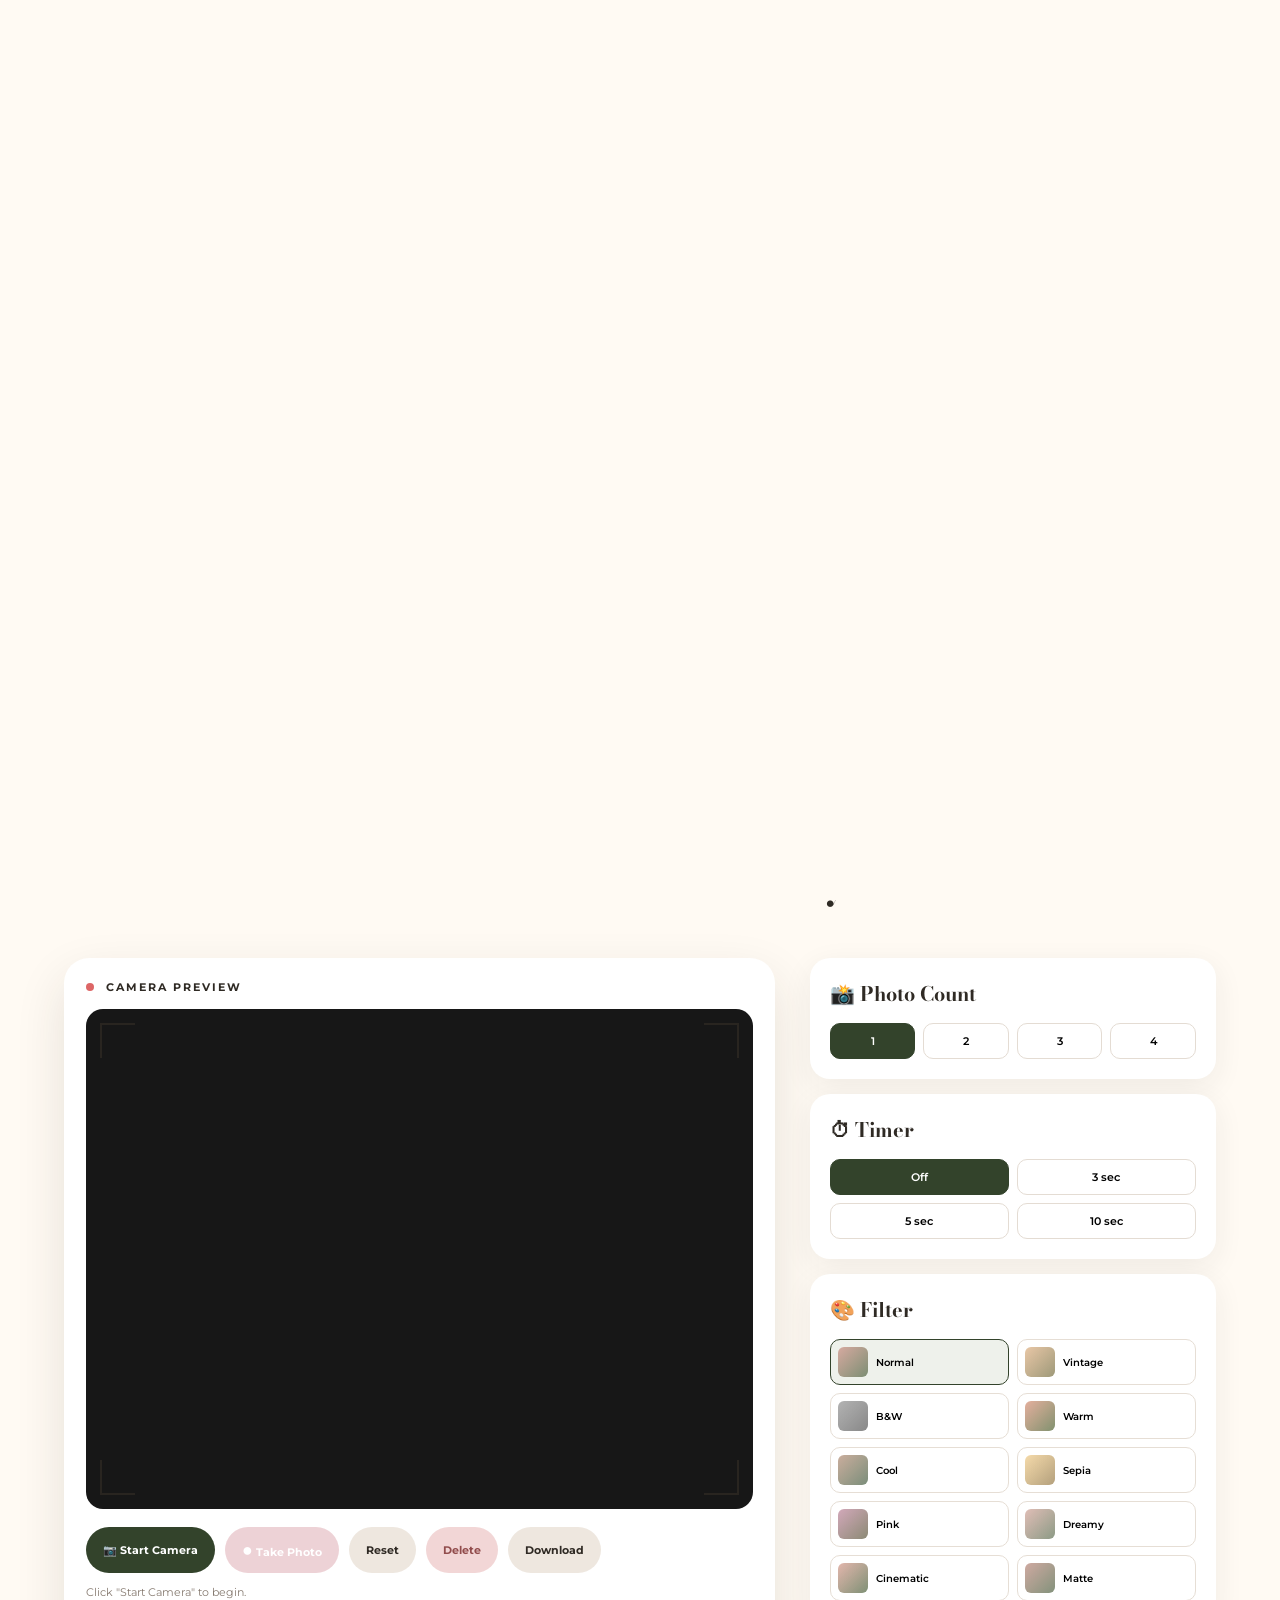
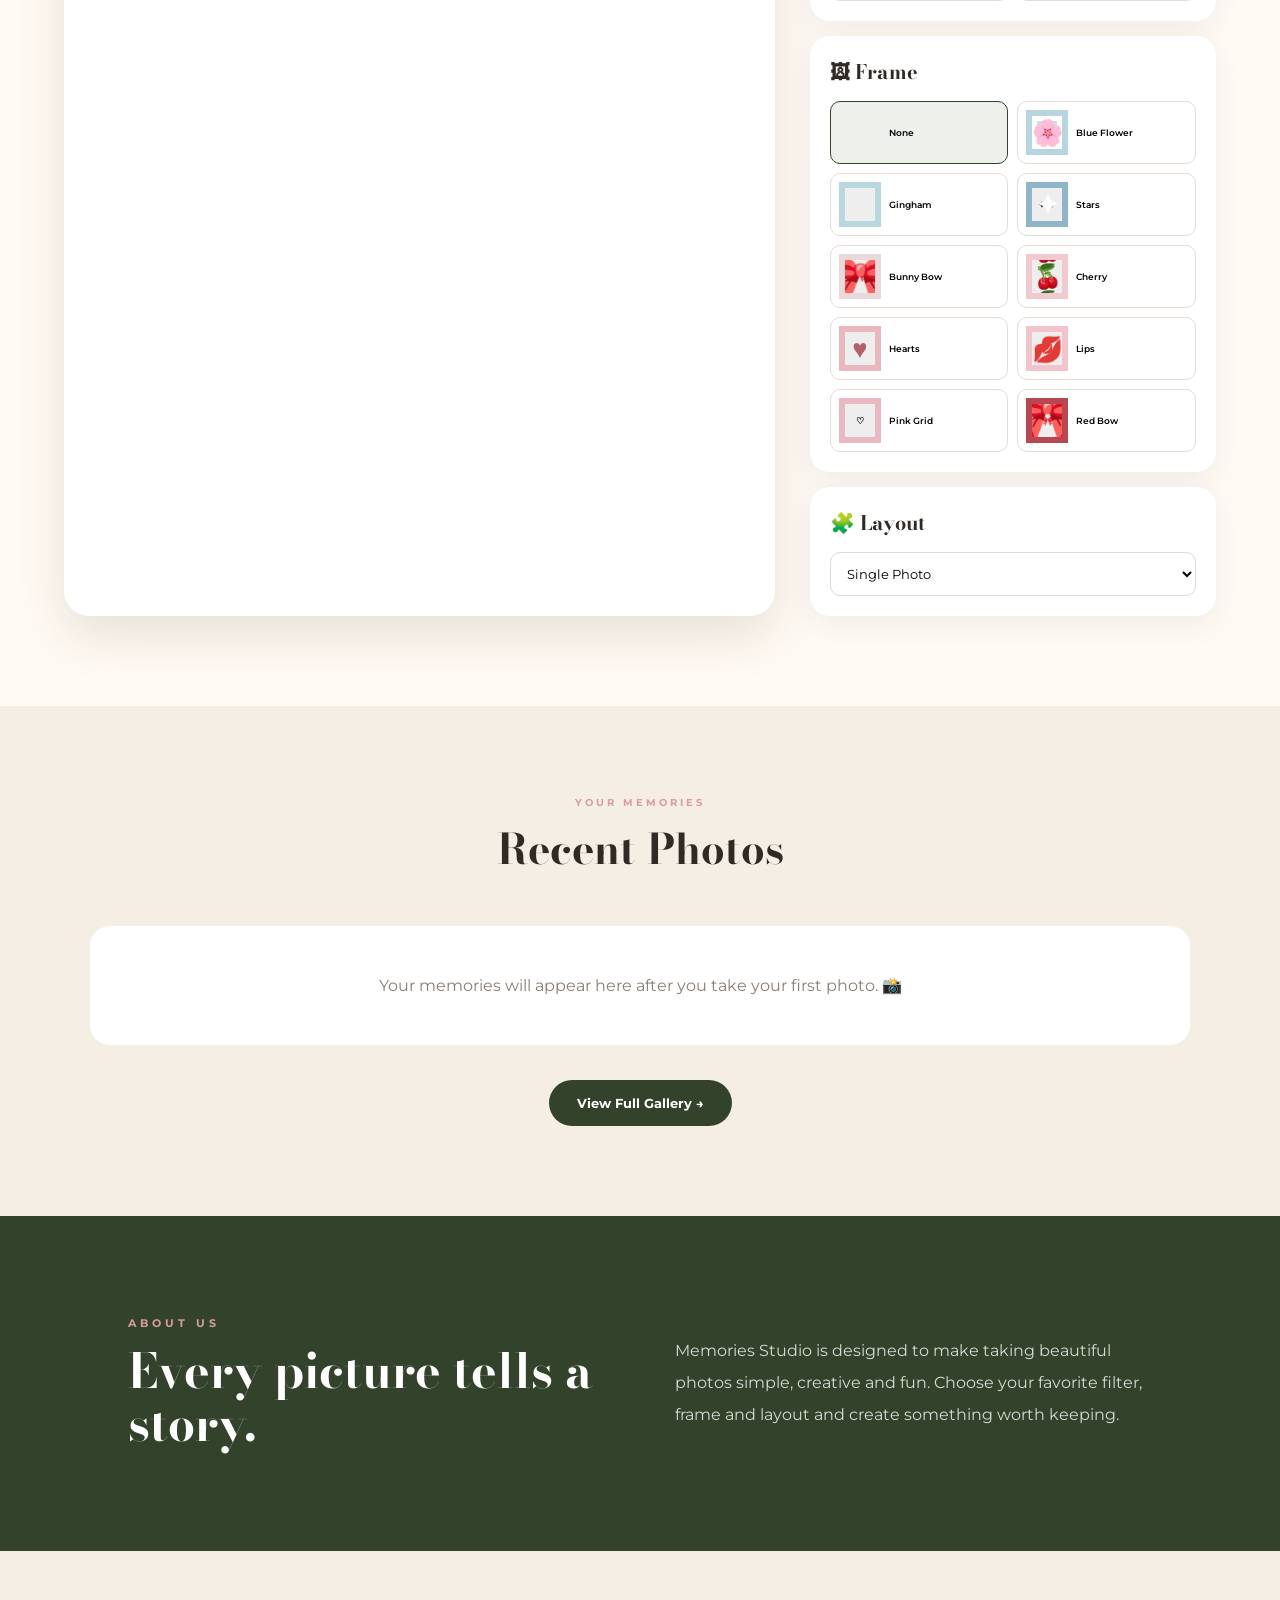
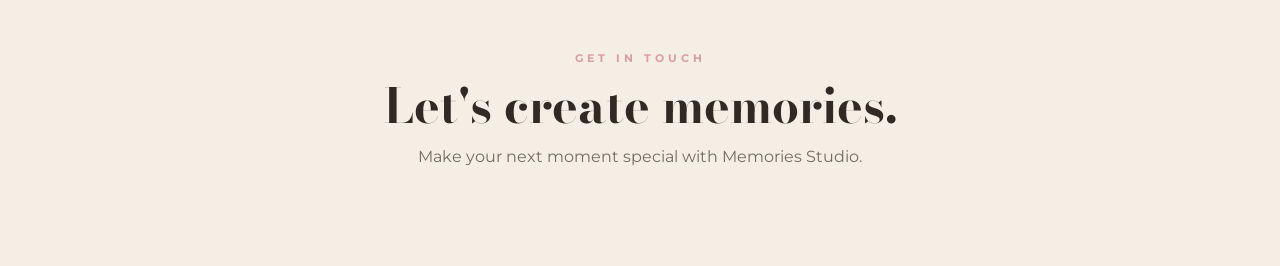
<file: index.html>
<!DOCTYPE html>
<html lang="en">
<head>
    <meta charset="UTF-8">
    <meta name="viewport" content="width=device-width, initial-scale=1.0">
    <title>Memories Studio | Photobooth</title>

    <link rel="preconnect" href="https://fonts.googleapis.com">
    <link rel="preconnect" href="https://fonts.gstatic.com" crossorigin>
    <link href="https://fonts.googleapis.com/css2?family=Bodoni+Moda:wght@500;600;700&family=Montserrat:wght@400;500;600;700&display=swap" rel="stylesheet">

    <link rel="stylesheet" href="design.css">
</head>

<body>

<!-- PRELOADER VIDEO -->
<div class="preloader" id="preloader">
    <div class="preloader-content">
        <video id="preloaderVideo" autoplay muted playsinline>
            <source src="image/preloader.mp4" type="video/mp4">
            Your browser does not support the video tag.
        </video>
    </div>
</div>

<header class="site-header">
    <div class="brand">
        <img src="image/logo.png" alt="Memories Studio Logo">
        <div>
            <h1>Memories Studio</h1>
            <span>Capture • Create • Remember</span>
        </div>
    </div>

    <nav>
        <a href="#home">Home</a>
        <a href="#photobooth">Photobooth</a>
        <a href="gallery.html">Gallery</a>
        <a href="#about">About</a>
        <a href="#contact">Contact</a>
    </nav>
</header>


<main>

<section id="home" class="hero">
    <div class="hero-content">
        <p class="small-title">WELCOME TO</p>
        <h2>Memories<br><em>Studio</em></h2>

        <p>
            Turn simple moments into beautiful memories.
            Take your photo, choose a frame, add your style
            and save it forever.
        </p>

        <a href="#photobooth" class="hero-button">
            Start Creating ✨
        </a>
    </div>

    <div class="hero-decoration">
        <div class="floating-card card-one">♡</div>
        <div class="floating-card card-two">✦</div>
        <div class="floating-card card-three">📸</div>
    </div>
</section>


<section id="photobooth" class="studio-section">

    <div class="section-heading">
        <p>YOUR PERSONAL PHOTO BOOTH</p>
        <h2>Create Your Memory</h2>
    </div>


    <div class="studio-layout">

        <!-- CAMERA -->
        <div class="camera-panel">

            <div class="camera-title">
                <span class="live-dot"></span>
                CAMERA PREVIEW
            </div>

            <div class="camera-box" id="cameraBox">

                <video id="camera" autoplay playsinline></video>

                <canvas id="canvas"></canvas>

                <div id="countdown" class="countdown"></div>

                <!-- FRAME PREVIEW -->
                <div id="framePreview" class="frame-preview none-frame"></div>

                <!-- decorative corners -->
                <div class="corner top-left"></div>
                <div class="corner top-right"></div>
                <div class="corner bottom-left"></div>
                <div class="corner bottom-right"></div>
            </div>


            <div class="camera-buttons">
                <button id="startCamera" class="primary-button">
                    📷 Start Camera
                </button>

                <button id="takePhoto" class="capture-button" disabled>
                    <span>●</span> Take Photo
                </button>

                <button id="resetPhoto" class="secondary-button">
                    Reset
                </button>

                <button id="deletePhoto" class="danger-button">
                    Delete
                </button>

                <button id="downloadPhoto" class="secondary-button">
                    Download
                </button>
            </div>

            <p id="cameraMessage" class="camera-message">
                Click "Start Camera" to begin.
            </p>
        </div>


        <!-- CONTROLS -->
        <aside class="control-panel">

            <div class="control-card">

                <h3>📸 Photo Count</h3>

                <div class="option-grid four">
                    <button class="option active" data-count="1">1</button>
                    <button class="option" data-count="2">2</button>
                    <button class="option" data-count="3">3</button>
                    <button class="option" data-count="4">4</button>
                </div>

            </div>


            <div class="control-card">

                <h3>⏱ Timer</h3>

                <div class="option-grid">
                    <button class="option active" data-timer="0">Off</button>
                    <button class="option" data-timer="3">3 sec</button>
                    <button class="option" data-timer="5">5 sec</button>
                    <button class="option" data-timer="10">10 sec</button>
                </div>

            </div>


            <div class="control-card">

                <h3>🎨 Filter</h3>

                <div class="filter-list">

                    <button class="filter-button active" data-filter="normal">
                        <span class="filter-preview normal"></span>
                        Normal
                    </button>

                    <button class="filter-button" data-filter="vintage">
                        <span class="filter-preview vintage"></span>
                        Vintage
                    </button>

                    <button class="filter-button" data-filter="bw">
                        <span class="filter-preview bw"></span>
                        B&W
                    </button>

                    <button class="filter-button" data-filter="warm">
                        <span class="filter-preview warm"></span>
                        Warm
                    </button>

                    <button class="filter-button" data-filter="cool">
                        <span class="filter-preview cool"></span>
                        Cool
                    </button>

                    <button class="filter-button" data-filter="sepia">
                        <span class="filter-preview sepia"></span>
                        Sepia
                    </button>

                    <button class="filter-button" data-filter="pink">
                        <span class="filter-preview pink"></span>
                        Pink
                    </button>

                    <button class="filter-button" data-filter="dreamy">
                        <span class="filter-preview dreamy"></span>
                        Dreamy
                    </button>

                    <button class="filter-button" data-filter="cinematic">
                        <span class="filter-preview cinematic"></span>
                        Cinematic
                    </button>

                    <button class="filter-button" data-filter="matte">
                        <span class="filter-preview matte"></span>
                        Matte
                    </button>

                </div>

            </div>


            <div class="control-card">

                <h3>🖼 Frame</h3>

                <div class="frame-grid">

                    <button class="frame-button active" data-frame="none">
                        <span class="mini-frame none-frame"></span>
                        None
                    </button>

                    <button class="frame-button" data-frame="flower">
                        <span class="mini-frame flower-frame">
                            🌸
                        </span>
                        Blue Flower
                    </button>

                    <button class="frame-button" data-frame="gingham">
                        <span class="mini-frame gingham-frame"></span>
                        Gingham
                    </button>

                    <button class="frame-button" data-frame="stars">
                        <span class="mini-frame stars-frame">✦ ✧</span>
                        Stars
                    </button>

                    <button class="frame-button" data-frame="bunny">
                        <span class="mini-frame bunny-frame">🎀</span>
                        Bunny Bow
                    </button>

                    <button class="frame-button" data-frame="cherry">
                        <span class="mini-frame cherry-frame">🍒</span>
                        Cherry
                    </button>

                    <button class="frame-button" data-frame="heart">
                        <span class="mini-frame heart-frame">♥</span>
                        Hearts
                    </button>

                    <button class="frame-button" data-frame="lips">
                        <span class="mini-frame lips-frame">💋</span>
                        Lips
                    </button>

                    <button class="frame-button" data-frame="pink">
                        <span class="mini-frame pink-frame">♡</span>
                        Pink Grid
                    </button>

                    <button class="frame-button" data-frame="redbow">
                        <span class="mini-frame redbow-frame">🎀</span>
                        Red Bow
                    </button>

                </div>

            </div>


            <div class="control-card">

                <h3>🧩 Layout</h3>

                <select id="layoutSelect">

                    <option value="single">
                        Single Photo
                    </option>

                    <option value="vertical">
                        Classic Vertical Strip
                    </option>

                    <option value="grid">
                        2 × 2 Grid
                    </option>

                    <option value="horizontal">
                        Horizontal Strip
                    </option>

                    <option value="large3">
                        Large + 3 Small
                    </option>

                    <option value="vertical3">
                        1 Large + 3 Vertical
                    </option>

                    <option value="diamond">
                        Diamond Creative
                    </option>

                    <option value="polaroid">
                        Four Polaroid Cards
                    </option>

                    <option value="collage">
                        Collage Style
                    </option>

                    <option value="film">
                        Film Strip
                    </option>

                </select>

            </div>

        </aside>

    </div>

</section>


<section class="gallery-preview-section">

    <div class="section-heading">
        <p>YOUR MEMORIES</p>
        <h2>Recent Photos</h2>
    </div>

    <div id="recentGallery" class="recent-gallery"></div>

    <a href="gallery.html" class="view-gallery-button">
        View Full Gallery →
    </a>

</section>


<section id="about" class="info-section">

    <div>
        <p class="small-title">ABOUT US</p>
        <h2>Every picture tells a story.</h2>
    </div>

    <p>
        Memories Studio is designed to make taking beautiful
        photos simple, creative and fun. Choose your favorite
        filter, frame and layout and create something worth
        keeping.
    </p>

</section>


<section id="contact" class="contact-section">

    <p class="small-title">GET IN TOUCH</p>

    <h2>Let's create memories.</h2>

    <p>
        Make your next moment special with Memories Studio.
    </p>

</section>

</main>


<!-- MESSAGE MODAL -->
<div id="messageModal" class="modal">
    <div class="modal-content">

        <button id="closeModal" class="modal-close">
            ×
        </button>

        <div class="modal-icon">✨</div>

        <h2 id="modalTitle">
            Memories Studio
        </h2>

        <p id="modalMessage">
            Your message goes here.
        </p>

        <button id="modalOk" class="primary-button">
            Okay
        </button>

    </div>
</div>


<script src="script.js"></script>

</body>
</html>
</file>
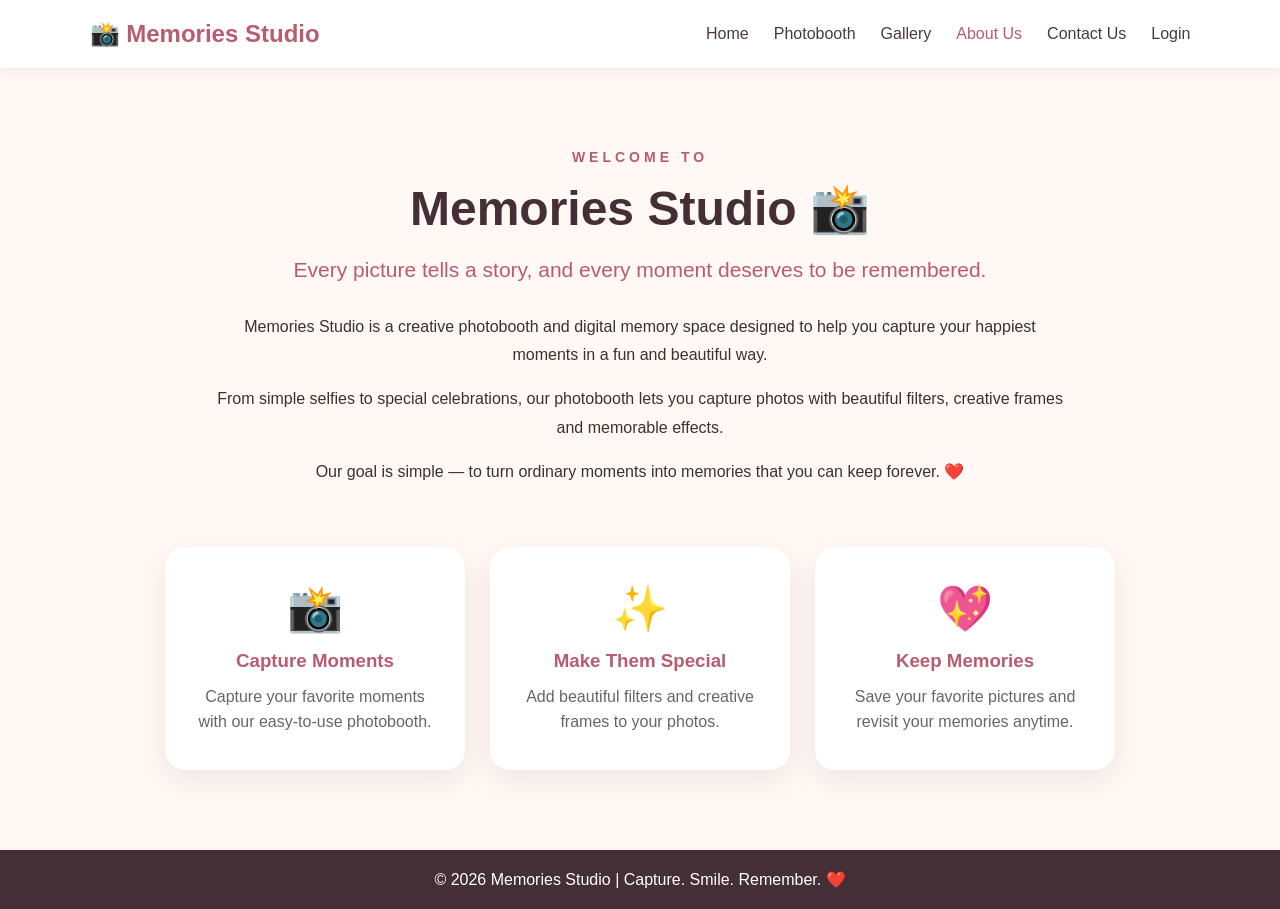
<file: about.html>
<!DOCTYPE html>
<html lang="en">
<head>
    <meta charset="UTF-8">
    <meta name="viewport" content="width=device-width, initial-scale=1.0">

    <title>About Us | Memories Studio</title>

    <link rel="stylesheet" href="about.css">
</head>

<body>

<header class="header">

    <div class="logo">
        <h2>📸 Memories Studio</h2>
    </div>

    <nav>
        <a href="index.html">Home</a>
        <a href="photobooth.html">Photobooth</a>
        <a href="gallery.html">Gallery</a>
        <a href="about.html" class="active">About Us</a>
        <a href="contact.html">Contact Us</a>
        <a href="login.html">Login</a>
    </nav>

</header>


<section class="about-page">

    <div class="about-content">

        <span class="small-title">WELCOME TO</span>

        <h1>Memories Studio 📸</h1>

        <p class="intro">
            Every picture tells a story, and every moment deserves
            to be remembered.
        </p>

        <p>
            Memories Studio is a creative photobooth and digital
            memory space designed to help you capture your happiest
            moments in a fun and beautiful way.
        </p>

        <p>
            From simple selfies to special celebrations, our
            photobooth lets you capture photos with beautiful
            filters, creative frames and memorable effects.
        </p>

        <p>
            Our goal is simple — to turn ordinary moments into
            memories that you can keep forever. ❤️
        </p>

    </div>


    <div class="about-cards">

        <div class="about-card">
            <div class="icon">📸</div>
            <h3>Capture Moments</h3>
            <p>
                Capture your favorite moments with our easy-to-use
                photobooth.
            </p>
        </div>

        <div class="about-card">
            <div class="icon">✨</div>
            <h3>Make Them Special</h3>
            <p>
                Add beautiful filters and creative frames to your
                photos.
            </p>
        </div>

        <div class="about-card">
            <div class="icon">💖</div>
            <h3>Keep Memories</h3>
            <p>
                Save your favorite pictures and revisit your memories
                anytime.
            </p>
        </div>

    </div>

</section>


<footer>
    <p>© 2026 Memories Studio | Capture. Smile. Remember. ❤️</p>
</footer>

</body>
</html>
</file>
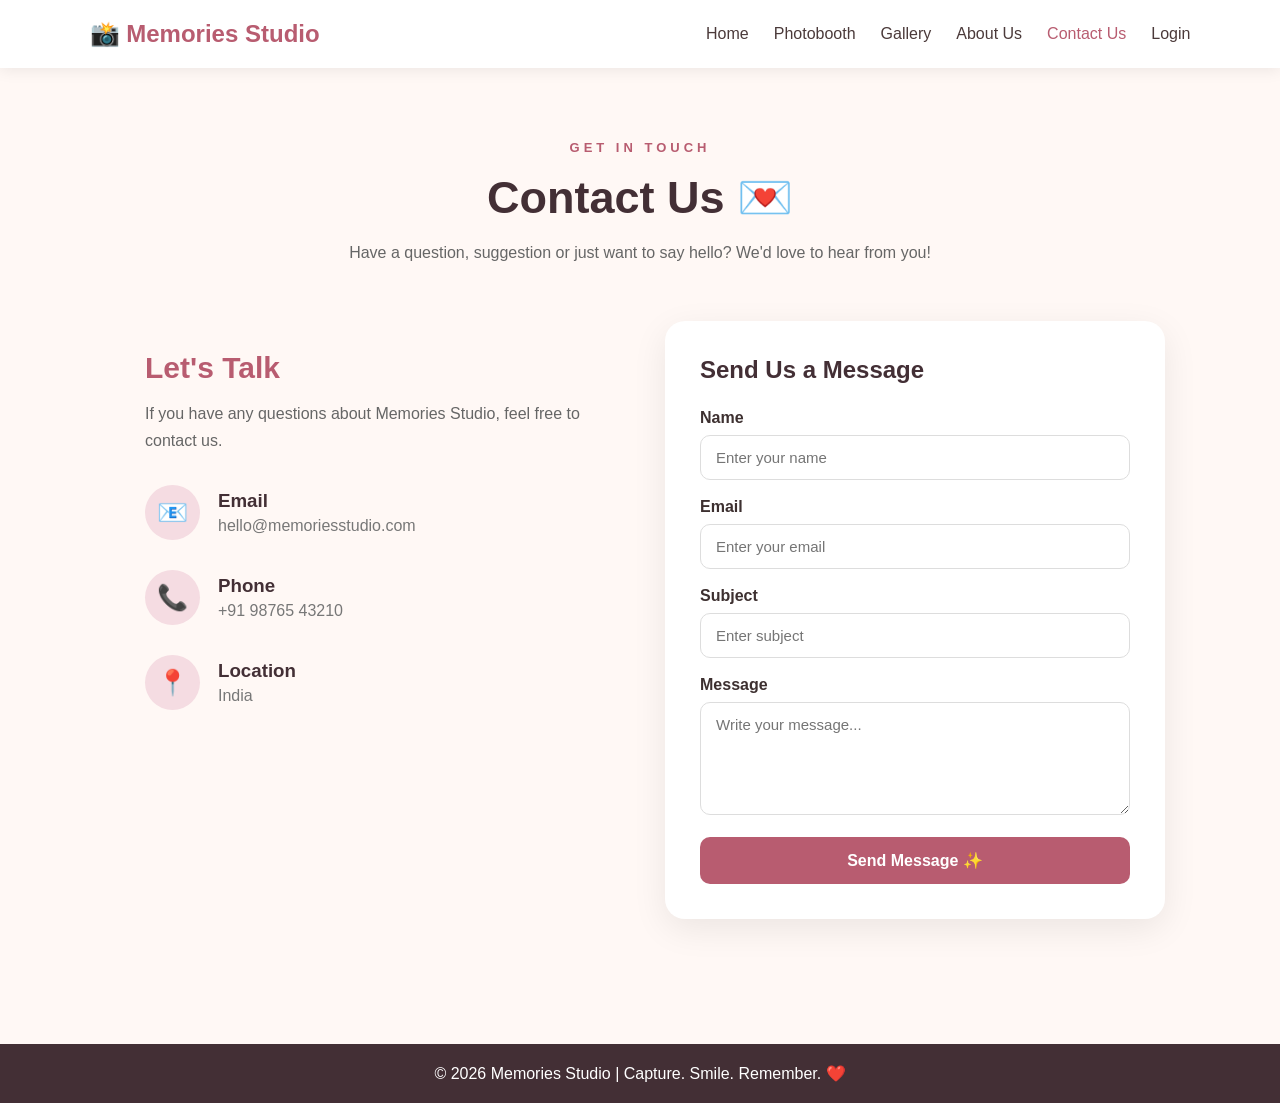
<file: contact.html>
<!DOCTYPE html>
<html lang="en">
<head>

    <meta charset="UTF-8">
    <meta name="viewport" content="width=device-width, initial-scale=1.0">

    <title>Contact Us | Memories Studio</title>

    <link rel="stylesheet" href="contact.css">

</head>

<body>

<header class="header">

    <div class="logo">
        <h2>📸 Memories Studio</h2>
    </div>

    <nav>

        <a href="index.html">Home</a>

        <a href="photobooth.html">
            Photobooth
        </a>

        <a href="gallery.html">
            Gallery
        </a>

        <a href="about.html">
            About Us
        </a>

        <a href="contact.html" class="active">
            Contact Us
        </a>

        <a href="login.html">
            Login
        </a>

    </nav>

</header>


<section class="contact-page">

    <div class="contact-heading">

        <span>GET IN TOUCH</span>

        <h1>Contact Us 💌</h1>

        <p>
            Have a question, suggestion or just want to say hello?
            We'd love to hear from you!
        </p>

    </div>


    <div class="contact-container">


        <!-- CONTACT INFORMATION -->

        <div class="contact-info">

            <h2>Let's Talk</h2>

            <p>
                If you have any questions about Memories Studio,
                feel free to contact us.
            </p>


            <div class="contact-item">

                <span>📧</span>

                <div>
                    <h3>Email</h3>
                    <p>hello@memoriesstudio.com</p>
                </div>

            </div>


            <div class="contact-item">

                <span>📞</span>

                <div>
                    <h3>Phone</h3>
                    <p>+91 98765 43210</p>
                </div>

            </div>


            <div class="contact-item">

                <span>📍</span>

                <div>
                    <h3>Location</h3>
                    <p>India</p>
                </div>

            </div>

        </div>


        <!-- CONTACT FORM -->

        <div class="contact-form">

            <h2>Send Us a Message</h2>

            <form>

                <div class="form-group">

                    <label>Name</label>

                    <input
                        type="text"
                        placeholder="Enter your name"
                        required
                    >

                </div>


                <div class="form-group">

                    <label>Email</label>

                    <input
                        type="email"
                        placeholder="Enter your email"
                        required
                    >

                </div>


                <div class="form-group">

                    <label>Subject</label>

                    <input
                        type="text"
                        placeholder="Enter subject"
                        required
                    >

                </div>


                <div class="form-group">

                    <label>Message</label>

                    <textarea
                        rows="5"
                        placeholder="Write your message..."
                        required
                    ></textarea>

                </div>


                <button type="submit">
                    Send Message ✨
                </button>

            </form>

        </div>

    </div>

</section>


<footer>

    <p>
        © 2026 Memories Studio |
        Capture. Smile. Remember. ❤️
    </p>

</footer>

</body>
</html>
</file>
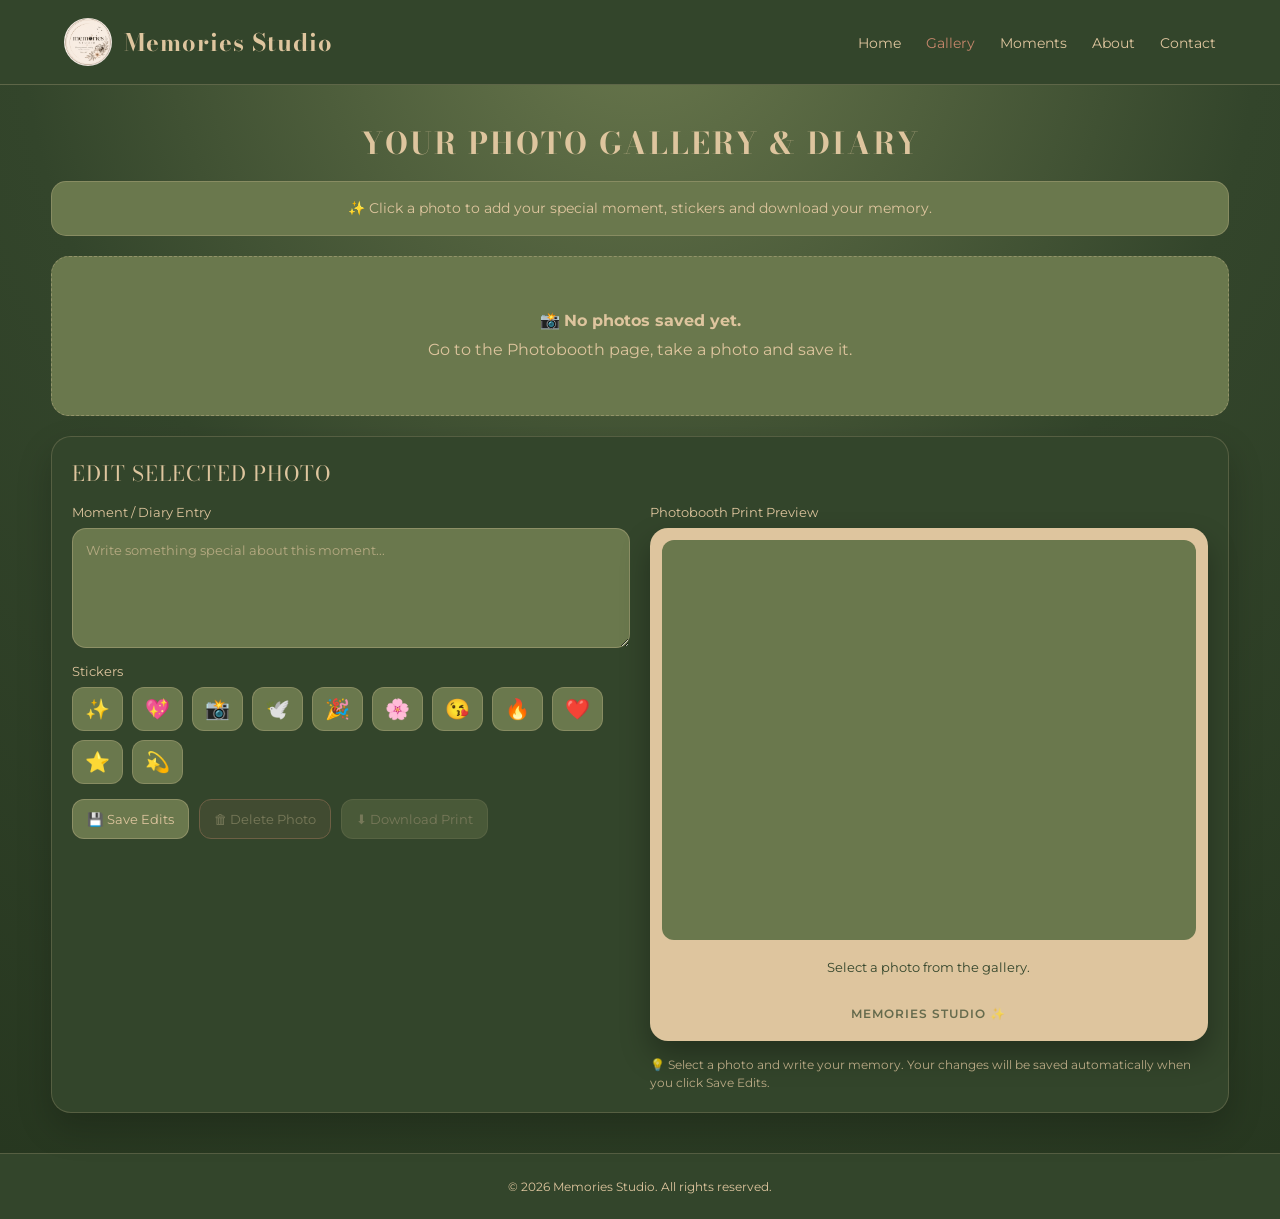
<file: gallery.html>
<!DOCTYPE html>
<html lang="en">

<head>
    <meta charset="UTF-8">
    <meta name="viewport" content="width=device-width, initial-scale=1.0">

    <title>Gallery - Memories Studio</title>

    <!-- Google Fonts -->
    <link rel="preconnect" href="https://fonts.googleapis.com">
    <link rel="preconnect" href="https://fonts.gstatic.com" crossorigin>

    <link href="https://fonts.googleapis.com/css2?family=Bodoni+Moda:opsz,wght@6..96,400;6..96,500&family=Montserrat:wght@300;400;500;600&display=swap"
        rel="stylesheet">

    <!-- Gallery CSS -->
    <link rel="stylesheet" href="gallery.css">
</head>

<body>

    <!-- HEADER -->
    <header>

        <div class="brand">
            <img src="image/logo.png" alt="Memories Studio Logo">
            <h1>Memories Studio</h1>
        </div>

        <nav>
            <ul>
                <li>
                    <a href="index.html">Home</a>
                </li>

                <li>
                    <a href="gallery.html" class="active">Gallery</a>
                </li>

                <li>
                    <a href="moment.html">Moments</a>
                </li>
                <li>
                    <a href="about.html">About</a>
                </li>

                <li>
                    <a href="contact.html">Contact</a>
                </li>
            </ul>
        </nav>

    </header>


    <!-- MAIN -->
    <main>

        <h2 class="page-title">
            Your Photo Gallery & Diary
        </h2>

        <div class="gallery-layout">

            <!-- TOOLBAR -->
            <div class="toolbar">

                <div class="hint">
                    ✨ Click a photo to add your special moment, stickers and download your memory.
                </div>

            </div>


            <!-- GALLERY -->
            <section class="gallery-grid" id="galleryGrid">

                <!-- Photos will be added by JavaScript -->

            </section>


            <!-- EDITOR -->
            <section class="editor">

                <div class="editor-title">
                    Edit Selected Photo
                </div>


                <div class="editor-grid">

                    <!-- LEFT SIDE -->
                    <div>

                        <!-- MOMENT -->
                        <div class="field">

                            <label for="momentInput">
                                Moment / Diary Entry
                            </label>

                            <textarea
                                id="momentInput"
                                placeholder="Write something special about this moment..."></textarea>

                        </div>


                        <!-- STICKERS -->
                        <div class="field">

                            <label>
                                Stickers
                            </label>

                            <div class="sticker-row" id="stickerRow">

                                <!-- Stickers generated by JS -->

                            </div>

                        </div>


                        <!-- BUTTONS -->
                        <div class="editor-buttons">

                            <button
                                class="btn"
                                id="saveEditsBtn">
                                💾 Save Edits
                            </button>

                            <button
                                class="btn danger"
                                id="deleteSelectedBtn"
                                disabled>
                                🗑 Delete Photo
                            </button>

                            <button
                                class="btn"
                                id="downloadSelectedBtn"
                                disabled>
                                ⬇ Download Print
                            </button>

                        </div>

                    </div>


                    <!-- RIGHT SIDE -->
                    <div>

                        <div class="field">

                            <label>
                                Photobooth Print Preview
                            </label>


                            <div
                                class="print-stage"
                                id="printStage">

                                <div class="photo-holder">

                                    <img
                                        id="printImage"
                                        alt="Selected photo preview">

                                    <div
                                        class="sticker-overlay"
                                        id="stickerOverlay">
                                    </div>

                                    <div
                                        class="sticker-overlay bottom"
                                        id="stickerOverlayBottom">
                                    </div>

                                </div>


                                <div class="print-caption">

                                    <div
                                        class="print-moment"
                                        id="printMoment">
                                        Select a photo from the gallery.
                                    </div>

                                    <div class="studio-name">
                                        MEMORIES STUDIO ✨
                                    </div>

                                </div>

                            </div>

                        </div>

                        <p class="note">
                            💡 Select a photo and write your memory.
                            Your changes will be saved automatically when you click Save Edits.
                        </p>

                    </div>

                </div>

            </section>

        </div>

    </main>


    <!-- FOOTER -->
    <footer>

        <p>
            &copy; 2026 Memories Studio. All rights reserved.
        </p>

    </footer>


    <!-- Gallery JavaScript -->
    <script src="gallery.js"></script>

</body>

</html>
</file>
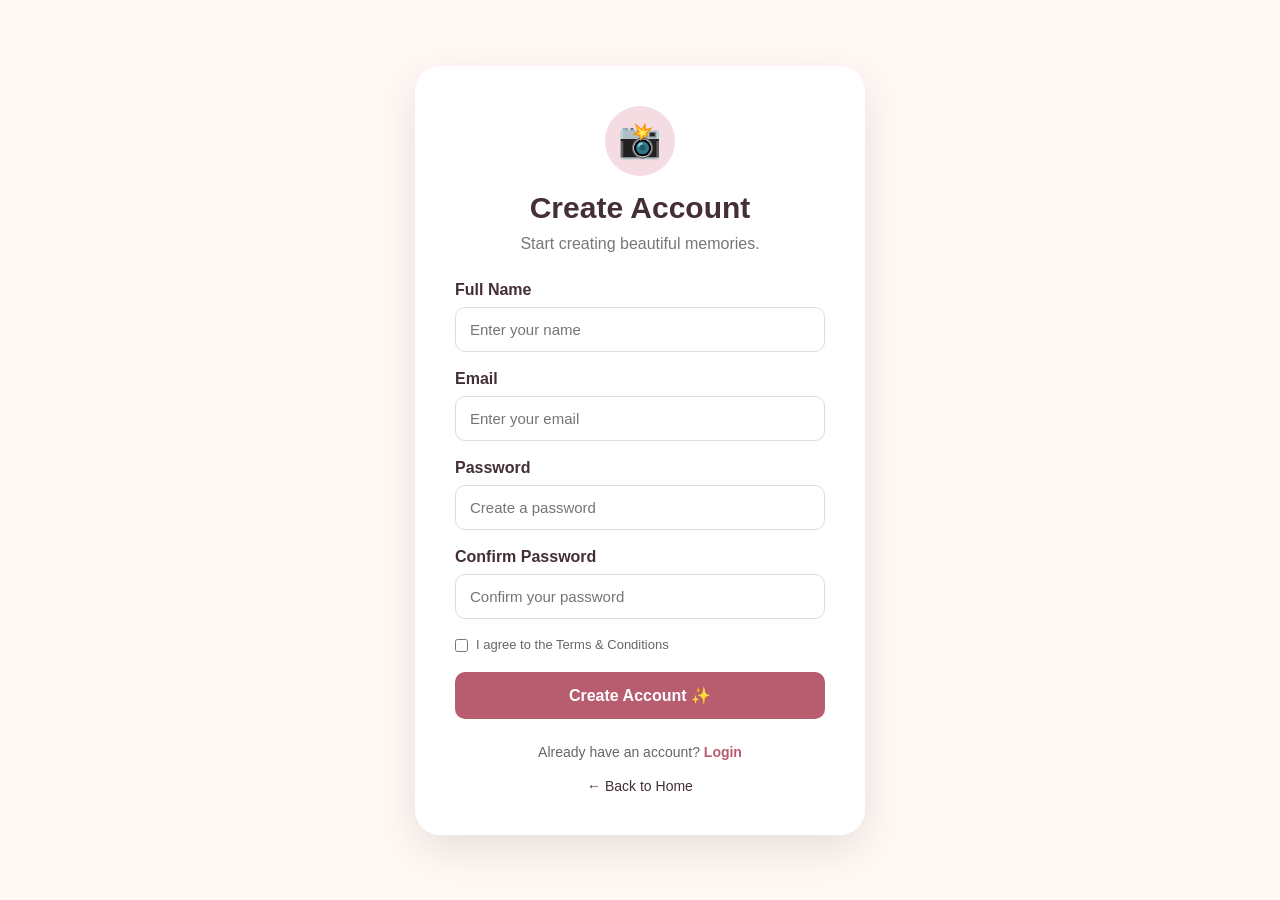
<file: register.html>
<!DOCTYPE html>
<html lang="en">

<head>

    <meta charset="UTF-8">

    <meta
        name="viewport"
        content="width=device-width, initial-scale=1.0"
    >

    <title>Register | Memories Studio</title>

    <link rel="stylesheet" href="register.css">

</head>


<body class="auth-body">


<div class="auth-container">


    <div class="auth-box">


        <div class="auth-logo">
            📸
        </div>


        <h1>Create Account</h1>

        <p class="auth-subtitle">
            Start creating beautiful memories.
        </p>


        <form id="registerForm">


            <div class="form-group">

                <label>Full Name</label>

                <input
                    type="text"
                    id="name"
                    placeholder="Enter your name"
                    required
                >

            </div>


            <div class="form-group">

                <label>Email</label>

                <input
                    type="email"
                    id="email"
                    placeholder="Enter your email"
                    required
                >

            </div>


            <div class="form-group">

                <label>Password</label>

                <input
                    type="password"
                    id="password"
                    placeholder="Create a password"
                    required
                >

            </div>


            <div class="form-group">

                <label>Confirm Password</label>

                <input
                    type="password"
                    id="confirmPassword"
                    placeholder="Confirm your password"
                    required
                >

            </div>


            <label class="terms">

                <input
                    type="checkbox"
                    required
                >

                I agree to the Terms & Conditions

            </label>


            <button
                type="submit"
                class="auth-button"
            >
                Create Account ✨
            </button>


        </form>


        <p class="switch-auth">

            Already have an account?

            <a href="login.html">
                Login
            </a>

        </p>


        <a href="index.html" class="back-home">
            ← Back to Home
        </a>


    </div>

</div>


<script>

document
    .getElementById("registerForm")
    .addEventListener("submit", function(event) {

        event.preventDefault();


        const password =
            document.getElementById("password").value;

        const confirmPassword =
            document.getElementById("confirmPassword").value;


        if (password !== confirmPassword) {

            alert("❌ Passwords do not match!");

            return;

        }


        alert(
            "🎉 Account created successfully!"
        );


        window.location.href =
            "login.html";

    });

</script>


</body>
</html>
</file>
<file: design.css>
* {
    box-sizing: border-box;
    margin: 0;
    padding: 0;
}

:root {
    --green: #33432b;
    --dark-green: #25351f;
    --cream: #f5eee4;
    --cream-light: #fffaf3;
    --pink: #d99ca5;
    --pink-light: #f4dfe0;
    --brown: #6d5545;
    --text: #2f2a24;
    --white: #ffffff;
    --shadow: 0 20px 50px rgba(47, 42, 36, .12);
}

html {
    scroll-behavior: smooth;
}

body {
    font-family: "Montserrat", sans-serif;
    background: var(--cream);
    color: var(--text);
}

/* ================= PRELOADER ================= */

.preloader {
    position: fixed;
    top: 0;
    left: 0;
    width: 100%;
    height: 100%;
    background: var(--cream-light);
    display: flex;
    align-items: center;
    justify-content: center;
    z-index: 9999;
    transition: opacity 0.5s ease-out, visibility 0.5s ease-out;
    opacity: 1;
    visibility: visible;
}

.preloader.hidden {
    opacity: 0;
    visibility: hidden;
    pointer-events: none;
}

.preloader-content {
    width: 100%;
    height: 100%;
    display: flex;
    align-items: center;
    justify-content: center;
}

.preloader-content video {
    max-width: 100%;
    max-height: 100%;
    object-fit: contain;
}


/* ================= HEADER ================= */

.site-header {
    min-height: 88px;
    background: var(--green);
    color: white;
    display: flex;
    align-items: center;
    justify-content: space-between;
    padding: 10px 6%;
    position: sticky;
    top: 0;
    z-index: 1000;
    box-shadow: 0 4px 20px rgba(0,0,0,.15);
}

.brand {
    display: flex;
    align-items: center;
    gap: 14px;
}

.brand img {
    width: 65px;
    height: 65px;
    object-fit: cover;
    border-radius: 50%;
}

.brand h1 {
    font-family: "Bodoni Moda", serif;
    font-size: 28px;
    line-height: 1;
}

.brand span {
    font-size: 10px;
    letter-spacing: 2px;
    opacity: .75;
}

nav {
    display: flex;
    gap: 28px;
}

nav a {
    color: white;
    text-decoration: none;
    font-size: 13px;
    font-weight: 600;
    transition: .25s;
}

nav a:hover {
    color: var(--pink);
}


/* ================= HERO ================= */

.hero {
    min-height: 650px;
    padding: 80px 8%;
    display: flex;
    align-items: center;
    justify-content: space-between;
    overflow: hidden;
}

.hero-content {
    max-width: 600px;
}

.small-title {
    font-size: 11px;
    letter-spacing: 4px;
    font-weight: 700;
    color: var(--pink);
    margin-bottom: 15px;
}

.hero h2 {
    font-family: "Bodoni Moda", serif;
    font-size: clamp(55px, 8vw, 100px);
    line-height: .9;
    font-weight: 600;
}

.hero h2 em {
    color: var(--green);
    font-style: italic;
}

.hero-content > p:not(.small-title) {
    margin: 30px 0;
    max-width: 480px;
    line-height: 1.8;
    color: #685e54;
}

.hero-button,
.view-gallery-button {
    display: inline-block;
    padding: 15px 28px;
    background: var(--green);
    color: white;
    text-decoration: none;
    border-radius: 40px;
    font-size: 13px;
    font-weight: 700;
    transition: .3s;
}

.hero-button:hover,
.view-gallery-button:hover {
    background: var(--dark-green);
    transform: translateY(-3px);
}

.hero-decoration {
    width: 380px;
    height: 450px;
    position: relative;
}

.floating-card {
    position: absolute;
    width: 190px;
    height: 240px;
    background: white;
    border: 10px solid white;
    box-shadow: var(--shadow);
    display: flex;
    justify-content: center;
    align-items: center;
    font-size: 70px;
}

.card-one {
    left: 20px;
    top: 80px;
    transform: rotate(-12deg);
    background: #dce7d5;
}

.card-two {
    right: 10px;
    top: 20px;
    transform: rotate(9deg);
    background: #f0d5d8;
}

.card-three {
    right: 60px;
    bottom: 20px;
    transform: rotate(5deg);
    background: #e9ded0;
}


/* ================= SECTION ================= */

.section-heading {
    text-align: center;
    margin-bottom: 45px;
}

.section-heading p {
    color: var(--pink);
    letter-spacing: 3px;
    font-size: 10px;
    font-weight: 700;
}

.section-heading h2 {
    font-family: "Bodoni Moda", serif;
    font-size: 42px;
    margin-top: 8px;
}


/* ================= STUDIO ================= */

.studio-section {
    padding: 90px 5%;
    background: var(--cream-light);
}

.studio-layout {
    max-width: 1300px;
    margin: auto;
    display: grid;
    grid-template-columns: minmax(500px, 1.4fr) minmax(340px, .8fr);
    gap: 35px;
}


/* CAMERA */

.camera-panel {
    background: white;
    border-radius: 25px;
    padding: 22px;
    box-shadow: var(--shadow);
}

.camera-title {
    font-size: 11px;
    font-weight: 700;
    letter-spacing: 2px;
    margin-bottom: 15px;
}

.live-dot {
    display: inline-block;
    width: 8px;
    height: 8px;
    background: #d66;
    border-radius: 50%;
    margin-right: 7px;
}

.camera-box {
    position: relative;
    width: 100%;
    aspect-ratio: 4 / 3;
    background: #171717;
    overflow: hidden;
    border-radius: 17px;
}

#camera {
    width: 100%;
    height: 100%;
    display: block;
    object-fit: cover;
}

#canvas {
    display: none;
}

.frame-preview {
    position: absolute;
    inset: 0;
    pointer-events: none;
    z-index: 5;
}

.none-frame {
    border: 0 !important;
    background: transparent !important;
}


/* ================= FRAMES ================= */

.flower-frame {
    border: 18px solid #b7d5df;
    box-shadow:
        inset 0 0 0 5px white,
        inset 0 0 0 12px #c5e2ea;
}

.flower-frame::before {
    content: "🌸  🌼  🌸";
    position: absolute;
    top: 2px;
    left: 0;
    right: 0;
    text-align: center;
    font-size: 25px;
}

.flower-frame::after {
    content: "🌸  🌼  🌸";
    position: absolute;
    bottom: 2px;
    left: 0;
    right: 0;
    text-align: center;
    font-size: 25px;
}

.gingham-frame {
    border: 22px solid #b9d7df;
    background-image:
        linear-gradient(90deg, rgba(255,255,255,.35) 50%, transparent 50%),
        linear-gradient(rgba(255,255,255,.35) 50%, transparent 50%);
    background-size: 25px 25px;
}

.stars-frame {
    border: 18px solid #8eb6c8;
}

.stars-frame::before {
    content: "✦  ✧  ★  ✧  ✦";
    position: absolute;
    top: 2px;
    left: 0;
    right: 0;
    text-align: center;
    color: white;
    font-size: 25px;
}

.stars-frame::after {
    content: "✦  ✧  ★  ✧  ✦";
    position: absolute;
    bottom: 2px;
    left: 0;
    right: 0;
    text-align: center;
    color: white;
    font-size: 25px;
}

.bunny-frame {
    border: 15px solid #ead9db;
}

.bunny-frame::before {
    content: "🎀";
    position: absolute;
    top: -12px;
    left: 50%;
    transform: translateX(-50%);
    font-size: 50px;
}

.cherry-frame {
    border: 17px solid #f1c9ce;
}

.cherry-frame::before {
    content: "🍒  🍒  🍒  🍒";
    position: absolute;
    top: 2px;
    left: 0;
    right: 0;
    text-align: center;
    font-size: 22px;
}

.cherry-frame::after {
    content: "🍒  🍒  🍒  🍒";
    position: absolute;
    bottom: 2px;
    left: 0;
    right: 0;
    text-align: center;
    font-size: 22px;
}

.heart-frame {
    border: 18px solid #e9b7bd;
}

.heart-frame::before {
    content: "♥  ♡  ♥  ♡  ♥";
    position: absolute;
    top: 2px;
    left: 0;
    right: 0;
    text-align: center;
    color: #b85d6a;
    font-size: 25px;
}

.heart-frame::after {
    content: "♥  ♡  ♥  ♡  ♥";
    position: absolute;
    bottom: 2px;
    left: 0;
    right: 0;
    text-align: center;
    color: #b85d6a;
    font-size: 25px;
}

.lips-frame {
    border: 18px solid #f0c4ca;
}

.lips-frame::before {
    content: "💋  💋  💋";
    position: absolute;
    top: 2px;
    left: 0;
    right: 0;
    text-align: center;
    font-size: 25px;
}

.pink-frame {
    border: 18px solid #e9b8c2;
    background-image:
        linear-gradient(90deg, rgba(255,255,255,.35) 50%, transparent 50%),
        linear-gradient(rgba(255,255,255,.35) 50%, transparent 50%);
    background-size: 24px 24px;
}

.redbow-frame {
    border: 18px solid #b94752;
}

.redbow-frame::before {
    content: "🎀";
    position: absolute;
    top: -17px;
    left: 50%;
    transform: translateX(-50%);
    font-size: 48px;
}


/* Camera frame classes */

#framePreview {
    border-style: solid;
    border-width: 0;
}

#framePreview.flower-frame,
#framePreview.gingham-frame,
#framePreview.stars-frame,
#framePreview.bunny-frame,
#framePreview.cherry-frame,
#framePreview.heart-frame,
#framePreview.lips-frame,
#framePreview.pink-frame,
#framePreview.redbow-frame {
    position: absolute;
}


/* CORNERS */

.corner {
    position: absolute;
    width: 35px;
    height: 35px;
    border-color: white;
    opacity: .8;
    z-index: 10;
}

.top-left {
    top: 14px;
    left: 14px;
    border-top: 2px solid;
    border-left: 2px solid;
}

.top-right {
    top: 14px;
    right: 14px;
    border-top: 2px solid;
    border-right: 2px solid;
}

.bottom-left {
    bottom: 14px;
    left: 14px;
    border-bottom: 2px solid;
    border-left: 2px solid;
}

.bottom-right {
    bottom: 14px;
    right: 14px;
    border-bottom: 2px solid;
    border-right: 2px solid;
}


/* COUNTDOWN */

.countdown {
    position: absolute;
    inset: 0;
    z-index: 20;
    display: flex;
    justify-content: center;
    align-items: center;
    color: white;
    font-size: 100px;
    font-family: "Bodoni Moda", serif;
    text-shadow: 0 5px 20px black;
    pointer-events: none;
}


/* BUTTONS */

.camera-buttons {
    display: flex;
    flex-wrap: wrap;
    gap: 10px;
    margin-top: 18px;
}

button,
select {
    font-family: inherit;
}

button {
    cursor: pointer;
}

.primary-button,
.secondary-button,
.capture-button,
.danger-button {
    border: 0;
    border-radius: 30px;
    padding: 12px 17px;
    font-size: 11px;
    font-weight: 700;
    transition: .25s;
}

.primary-button {
    background: var(--green);
    color: white;
}

.secondary-button {
    background: #eee7df;
    color: var(--text);
}

.capture-button {
    background: var(--pink);
    color: white;
}

.capture-button span {
    font-size: 18px;
}

.danger-button {
    background: #f2d6d6;
    color: #914c4c;
}

.primary-button:hover,
.capture-button:hover,
.secondary-button:hover,
.danger-button:hover {
    transform: translateY(-2px);
}

button:disabled {
    opacity: .45;
    cursor: not-allowed;
}

.camera-message {
    font-size: 11px;
    margin-top: 12px;
    color: #867a70;
}


/* ================= CONTROLS ================= */

.control-panel {
    display: flex;
    flex-direction: column;
    gap: 15px;
}

.control-card {
    background: white;
    padding: 20px;
    border-radius: 20px;
    box-shadow: 0 8px 30px rgba(47,42,36,.07);
}

.control-card h3 {
    font-family: "Bodoni Moda", serif;
    font-size: 20px;
    margin-bottom: 14px;
}

.option-grid {
    display: grid;
    grid-template-columns: repeat(2, 1fr);
    gap: 8px;
}

.option-grid.four {
    grid-template-columns: repeat(4, 1fr);
}

.option {
    border: 1px solid #e4dcd3;
    background: white;
    padding: 10px;
    border-radius: 10px;
    font-size: 11px;
    font-weight: 600;
}

.option.active,
.option:hover {
    background: var(--green);
    color: white;
    border-color: var(--green);
}


/* FILTERS */

.filter-list {
    display: grid;
    grid-template-columns: repeat(2, 1fr);
    gap: 8px;
}

.filter-button {
    border: 1px solid #e6ded5;
    background: white;
    border-radius: 10px;
    padding: 7px;
    display: flex;
    align-items: center;
    gap: 8px;
    font-size: 10px;
    font-weight: 600;
}

.filter-button.active {
    border-color: var(--green);
    background: #eef1eb;
}

.filter-preview {
    width: 30px;
    height: 30px;
    border-radius: 6px;
    background: linear-gradient(135deg, #d6aaa0, #7c8e73);
}

.vintage {
    filter: sepia(.6);
}

.bw {
    filter: grayscale(1);
}

.warm {
    filter: saturate(1.3) sepia(.15);
}

.cool {
    filter: hue-rotate(15deg) saturate(.8);
}

.sepia {
    filter: sepia(1);
}

.pink {
    filter: hue-rotate(320deg) saturate(.8);
}

.dreamy {
    filter: brightness(1.1) saturate(.7);
}

.cinematic {
    filter: contrast(1.25) saturate(.8);
}

.matte {
    filter: contrast(.8) brightness(1.05);
}


/* FRAME GRID */

.frame-grid {
    display: grid;
    grid-template-columns: repeat(2, 1fr);
    gap: 9px;
}

.frame-button {
    border: 1px solid #e5ddd5;
    background: white;
    padding: 8px;
    border-radius: 10px;
    display: flex;
    align-items: center;
    gap: 8px;
    font-size: 9px;
    font-weight: 600;
    text-align: left;
}

.frame-button.active {
    border-color: var(--green);
    background: #eef1eb;
}

.mini-frame {
    width: 42px;
    height: 45px;
    flex-shrink: 0;
    position: relative;
    overflow: hidden;
    display: flex;
    justify-content: center;
    align-items: center;
    background: #eee;
}

.mini-frame.flower-frame,
.mini-frame.gingham-frame,
.mini-frame.stars-frame,
.mini-frame.bunny-frame,
.mini-frame.cherry-frame,
.mini-frame.heart-frame,
.mini-frame.lips-frame,
.mini-frame.pink-frame,
.mini-frame.redbow-frame {
    border-width: 6px;
}


/* SELECT */

#layoutSelect {
    width: 100%;
    border: 1px solid #e1d8ce;
    background: white;
    padding: 12px;
    border-radius: 10px;
    outline: none;
}


/* ================= GALLERY PREVIEW ================= */

.gallery-preview-section {
    padding: 90px 5%;
    text-align: center;
}

.recent-gallery {
    max-width: 1100px;
    margin: auto;
    display: grid;
    grid-template-columns: repeat(4, 1fr);
    gap: 15px;
    margin-bottom: 35px;
}

.recent-item {
    background: white;
    padding: 8px;
    border-radius: 12px;
    box-shadow: var(--shadow);
}

.recent-item img {
    width: 100%;
    aspect-ratio: 1;
    object-fit: cover;
    border-radius: 7px;
}

.empty-gallery {
    grid-column: 1/-1;
    padding: 50px;
    background: white;
    border-radius: 20px;
    color: #8a7d72;
}


/* ================= ABOUT ================= */

.info-section {
    padding: 100px 10%;
    background: var(--green);
    color: white;
    display: grid;
    grid-template-columns: 1fr 1fr;
    gap: 70px;
    align-items: center;
}

.info-section h2,
.contact-section h2 {
    font-family: "Bodoni Moda", serif;
    font-size: 48px;
    line-height: 1.1;
}

.info-section > p {
    line-height: 2;
    opacity: .8;
}


/* ================= CONTACT ================= */

.contact-section {
    text-align: center;
    padding: 100px 20px;
}

.contact-section p:last-child {
    margin-top: 15px;
    color: #756a61;
}


/* ================= MODAL ================= */

.modal {
    position: fixed;
    inset: 0;
    background: rgba(20,25,17,.65);
    display: none;
    justify-content: center;
    align-items: center;
    z-index: 5000;
    padding: 20px;
}

.modal.show {
    display: flex;
}

.modal-content {
    width: min(430px, 100%);
    background: var(--cream-light);
    border-radius: 25px;
    padding: 40px;
    text-align: center;
    position: relative;
    box-shadow: var(--shadow);
}

.modal-icon {
    font-size: 50px;
    margin-bottom: 10px;
}

.modal-content h2 {
    font-family: "Bodoni Moda", serif;
    font-size: 30px;
}

.modal-content p {
    margin: 15px 0 25px;
    color: #766c62;
    line-height: 1.7;
}

.modal-close {
    position: absolute;
    right: 18px;
    top: 15px;
    background: transparent;
    border: 0;
    font-size: 30px;
    color: #756a61;
}


/* ================= RESPONSIVE ================= */

@media (max-width: 950px) {

    .site-header {
        flex-direction: column;
        gap: 15px;
        padding: 15px;
    }

    nav {
        gap: 15px;
        flex-wrap: wrap;
        justify-content: center;
    }

    .hero {
        flex-direction: column;
        text-align: center;
        gap: 50px;
    }

    .hero-decoration {
        transform: scale(.8);
    }

    .studio-layout {
        grid-template-columns: 1fr;
    }

    .info-section {
        grid-template-columns: 1fr;
    }

    .recent-gallery {
        grid-template-columns: repeat(2, 1fr);
    }
}


@media (max-width: 600px) {

    .brand h1 {
        font-size: 22px;
    }

    .brand img {
        width: 55px;
        height: 55px;
    }

    .hero {
        padding: 60px 20px;
    }

    .hero h2 {
        font-size: 55px;
    }

    .hero-decoration {
        width: 300px;
        transform: scale(.7);
    }

    .studio-section {
        padding: 60px 15px;
    }

    .camera-panel {
        padding: 12px;
    }

    .camera-buttons button {
        flex: 1 1 45%;
    }

    .recent-gallery {
        grid-template-columns: repeat(2, 1fr);
    }

    .info-section h2,
    .contact-section h2 {
        font-size: 38px;
    }
}
</file>
<file: about.css>
/* ========================================
   ABOUT US PAGE
======================================== */

* {
    margin: 0;
    padding: 0;
    box-sizing: border-box;
}

body {
    font-family: Arial, sans-serif;
    background: #fff8f5;
    color: #3d3030;
}


/* HEADER */

.header {
    width: 100%;
    padding: 20px 7%;

    display: flex;
    justify-content: space-between;
    align-items: center;

    background: #ffffff;

    box-shadow: 0 2px 15px rgba(0, 0, 0, 0.08);
}

.logo h2 {
    color: #b85c70;
}

nav {
    display: flex;
    gap: 25px;
}

nav a {
    text-decoration: none;
    color: #4b3a3a;
    font-weight: 500;
}

nav a:hover,
nav a.active {
    color: #b85c70;
}


/* ABOUT SECTION */

.about-page {
    min-height: calc(100vh - 150px);
    padding: 80px 8%;
}


/* INTRO */

.about-content {
    max-width: 850px;
    margin: auto;
    text-align: center;
}

.small-title {
    color: #b85c70;
    font-size: 14px;
    font-weight: bold;
    letter-spacing: 4px;
}

.about-content h1 {
    font-size: 48px;
    margin: 15px 0;
    color: #432f35;
}

.about-content .intro {
    font-size: 21px;
    line-height: 1.7;
    color: #b85c70;
    margin-bottom: 25px;
}

.about-content p {
    font-size: 16px;
    line-height: 1.8;
    margin-bottom: 15px;
}


/* CARDS */

.about-cards {
    max-width: 1100px;
    margin: 60px auto 0;

    display: flex;
    justify-content: center;
    gap: 25px;

    flex-wrap: wrap;
}

.about-card {
    width: 300px;
    padding: 35px 25px;

    text-align: center;

    background: white;

    border-radius: 20px;

    box-shadow:
        0 10px 30px rgba(0, 0, 0, 0.08);

    transition: 0.3s;
}

.about-card:hover {
    transform: translateY(-8px);
}

.about-card .icon {
    font-size: 45px;
    margin-bottom: 15px;
}

.about-card h3 {
    color: #b85c70;
    margin-bottom: 12px;
}

.about-card p {
    line-height: 1.6;
    color: #666;
}


/* FOOTER */

footer {
    padding: 20px;
    text-align: center;
    background: #432f35;
    color: white;
}


/* MOBILE */

@media (max-width: 768px) {

    .header {
        flex-direction: column;
        gap: 20px;
    }

    nav {
        flex-wrap: wrap;
        justify-content: center;
        gap: 15px;
    }

    .about-content h1 {
        font-size: 36px;
    }

    .about-content .intro {
        font-size: 18px;
    }

    .about-card {
        width: 100%;
        max-width: 350px;
    }
}
</file>
<file: contact.css>
/* ========================================
   CONTACT US PAGE
======================================== */

* {
    margin: 0;
    padding: 0;
    box-sizing: border-box;
}

body {
    font-family: Arial, sans-serif;
    background: #fff8f5;
    color: #3d3030;
}


/* HEADER */

.header {
    width: 100%;
    padding: 20px 7%;

    display: flex;
    justify-content: space-between;
    align-items: center;

    background: white;

    box-shadow: 0 2px 15px rgba(0, 0, 0, 0.08);
}

.logo h2 {
    color: #b85c70;
}

nav {
    display: flex;
    gap: 25px;
}

nav a {
    text-decoration: none;
    color: #4b3a3a;
}

nav a:hover,
nav a.active {
    color: #b85c70;
}


/* CONTACT PAGE */

.contact-page {
    min-height: calc(100vh - 150px);
    padding: 70px 8%;
}


/* HEADING */

.contact-heading {
    max-width: 700px;
    margin: auto;
    text-align: center;
}

.contact-heading span {
    color: #b85c70;
    font-size: 13px;
    letter-spacing: 4px;
    font-weight: bold;
}

.contact-heading h1 {
    font-size: 45px;
    margin: 15px 0;
    color: #432f35;
}

.contact-heading p {
    line-height: 1.7;
    color: #666;
}


/* CONTAINER */

.contact-container {
    max-width: 1050px;
    margin: 55px auto;

    display: grid;
    grid-template-columns: 1fr 1fr;

    gap: 50px;
}


/* CONTACT INFORMATION */

.contact-info {
    padding: 30px;
}

.contact-info h2 {
    font-size: 30px;
    color: #b85c70;
    margin-bottom: 15px;
}

.contact-info > p {
    line-height: 1.7;
    color: #666;
}


/* CONTACT ITEMS */

.contact-item {
    display: flex;
    align-items: center;
    gap: 18px;

    margin-top: 30px;
}

.contact-item > span {
    width: 55px;
    height: 55px;

    display: flex;
    align-items: center;
    justify-content: center;

    border-radius: 50%;

    background: #f5dce2;

    font-size: 25px;
}

.contact-item h3 {
    margin-bottom: 5px;
    color: #432f35;
}

.contact-item p {
    color: #777;
}


/* FORM */

.contact-form {
    padding: 35px;

    background: white;

    border-radius: 20px;

    box-shadow:
        0 10px 35px rgba(0, 0, 0, 0.08);
}

.contact-form h2 {
    margin-bottom: 25px;
    color: #432f35;
}


/* INPUTS */

.form-group {
    margin-bottom: 18px;
}

.form-group label {
    display: block;
    margin-bottom: 8px;

    font-weight: bold;
}

.form-group input,
.form-group textarea {
    width: 100%;

    padding: 13px 15px;

    border: 1px solid #ddd;

    border-radius: 10px;

    outline: none;

    font-size: 15px;

    font-family: Arial, sans-serif;
}

.form-group input:focus,
.form-group textarea:focus {
    border-color: #b85c70;

    box-shadow:
        0 0 0 3px rgba(184, 92, 112, 0.1);
}

.form-group textarea {
    resize: vertical;
}


/* BUTTON */

.contact-form button {
    width: 100%;

    padding: 14px;

    border: none;

    border-radius: 10px;

    background: #b85c70;

    color: white;

    font-size: 16px;

    font-weight: bold;

    cursor: pointer;

    transition: 0.3s;
}

.contact-form button:hover {
    background: #963f55;
    transform: translateY(-2px);
}


/* FOOTER */

footer {
    padding: 20px;

    text-align: center;

    background: #432f35;

    color: white;
}


/* MOBILE */

@media (max-width: 768px) {

    .header {
        flex-direction: column;
        gap: 20px;
    }

    nav {
        flex-wrap: wrap;
        justify-content: center;
        gap: 15px;
    }

    .contact-container {
        grid-template-columns: 1fr;
    }

    .contact-heading h1 {
        font-size: 36px;
    }
}
</file>
<file: gallery.css>
/* =========================================
   MEMORIES STUDIO - GALLERY CSS
========================================= */

* {
    margin: 0;
    padding: 0;
    box-sizing: border-box;
}

body {
    min-height: 100vh;

    background:
        radial-gradient(
            circle at top,
            #6a784d 0%,
            #33452b 45%,
            #26361f 100%
        );

    color: #dec59e;

    font-family: "Montserrat", sans-serif;
}


/* =========================================
   HEADER
========================================= */

header {
    width: 100%;

    padding: 18px 5%;

    display: flex;
    align-items: center;
    justify-content: space-between;

    background: #33452b;

    border-bottom: 1px solid rgba(222, 197, 158, 0.25);
}


/* BRAND */

.brand {
    display: flex;
    align-items: center;
    gap: 12px;
}

.brand img {
    width: 48px;
    height: 48px;

    object-fit: contain;

    border-radius: 50%;
}

.brand h1 {
    font-family: "Bodoni Moda", serif;

    font-size: 24px;

    color: #dec59e;

    letter-spacing: 1px;
}


/* NAVIGATION */

nav ul {
    display: flex;

    list-style: none;

    gap: 25px;
}

nav a {
    text-decoration: none;

    color: #dec59e;

    font-size: 14px;

    transition: 0.3s;
}

nav a:hover,
nav a.active {
    color: #c4866b;
}


/* =========================================
   PAGE TITLE
========================================= */

.page-title {
    margin: 35px 0 15px;

    text-align: center;

    font-family: "Bodoni Moda", serif;

    text-transform: uppercase;

    letter-spacing: 2px;

    font-size: clamp(20px, 3vw, 30px);

    color: #dec59e;
}


/* =========================================
   MAIN LAYOUT
========================================= */

.gallery-layout {
    width: min(1200px, 92vw);

    margin: 0 auto 40px;

    display: grid;

    gap: 20px;
}


/* =========================================
   TOOLBAR
========================================= */

.toolbar {
    display: flex;

    justify-content: center;
    align-items: center;

    padding: 16px;

    border-radius: 15px;

    background: #6a784d;

    border: 1px solid rgba(222, 197, 158, 0.25);

    text-align: center;
}

.toolbar .hint {
    font-size: 14px;

    color: #dec59e;

    line-height: 1.5;
}


/* =========================================
   GALLERY GRID
========================================= */

.gallery-grid {
    display: grid;

    grid-template-columns: repeat(12, 1fr);

    gap: 18px;
}

.card-wrap {
    grid-column: span 12;
}


@media (min-width: 700px) {

    .card-wrap {
        grid-column: span 6;
    }

}


@media (min-width: 1050px) {

    .card-wrap {
        grid-column: span 4;
    }

}


/* =========================================
   GALLERY CARD
========================================= */

.gallery-card {
    cursor: pointer;

    padding: 14px;

    border-radius: 18px;

    background: #33452b;

    border: 1px solid rgba(222, 197, 158, 0.2);

    transition: 0.25s ease;
}

.gallery-card:hover {
    transform: translateY(-5px);

    border-color: #c4866b;

    box-shadow:
        0 12px 30px rgba(0, 0, 0, 0.25);
}

.gallery-card.active {
    border-color: #c4866b;

    box-shadow:
        0 0 0 2px rgba(196, 134, 107, 0.35);
}


/* =========================================
   POLAROID
========================================= */

.polaroid {
    background: #dec59e;

    padding: 10px;

    border-radius: 15px;

    box-shadow:
        0 15px 30px rgba(0, 0, 0, 0.3);

    overflow: hidden;
}

.polaroid-img {
    width: 100%;

    aspect-ratio: 4 / 3;

    object-fit: cover;

    display: block;

    border-radius: 10px;
}

.polaroid-caption {
    padding: 12px 8px 8px;

    text-align: center;

    color: #33452b;
}


/* MOMENT */

.moment-text {
    font-size: 13px;

    line-height: 1.5;

    min-height: 35px;

    word-break: break-word;

    color: #33452b;
}


/* STICKER INFO */

.sticker-info {
    margin-top: 8px;

    font-size: 11px;

    opacity: 0.75;
}


/* CARD FOOTER */

.mini-actions {
    margin-top: 10px;

    display: flex;

    justify-content: center;

    font-size: 12px;

    color: #dec59e;

    opacity: 0.8;
}


/* =========================================
   EDITOR
========================================= */

.editor {
    padding: 20px;

    border-radius: 20px;

    background: #33452b;

    border: 1px solid rgba(222, 197, 158, 0.2);

    box-shadow:
        0 15px 35px rgba(0, 0, 0, 0.2);
}

.editor-title {
    margin-bottom: 15px;

    font-family: "Bodoni Moda", serif;

    font-size: 21px;

    text-transform: uppercase;

    letter-spacing: 1px;

    color: #dec59e;
}


.editor-grid {
    display: grid;

    grid-template-columns: 1fr;

    gap: 20px;
}


@media (min-width: 900px) {

    .editor-grid {
        grid-template-columns: 1fr 1fr;
    }

}


/* =========================================
   FORM
========================================= */

.field {
    display: flex;

    flex-direction: column;

    gap: 8px;

    margin-bottom: 15px;
}

label {
    font-size: 13px;

    color: #dec59e;
}


textarea {
    width: 100%;

    min-height: 120px;

    resize: vertical;

    padding: 13px;

    border-radius: 14px;

    border: 1px solid rgba(222, 197, 158, 0.3);

    background: #6a784d;

    color: #dec59e;

    font-family: "Montserrat", sans-serif;

    outline: none;
}

textarea:focus {
    border-color: #c4866b;

    box-shadow:
        0 0 0 2px rgba(196, 134, 107, 0.2);
}

textarea::placeholder {
    color: #dec59e;

    opacity: 0.65;
}


/* =========================================
   BUTTONS
========================================= */

.editor-buttons {
    display: flex;

    flex-wrap: wrap;

    gap: 10px;

    margin-top: 10px;
}

.btn {
    padding: 11px 14px;

    border-radius: 12px;

    border: 1px solid rgba(222, 197, 158, 0.3);

    background: #6a784d;

    color: #dec59e;

    font-family: "Montserrat", sans-serif;

    cursor: pointer;

    transition: 0.25s ease;
}

.btn:hover {
    transform: translateY(-2px);

    background: #c4866b;

    color: #33452b;

    border-color: #c4866b;
}

.btn:disabled {
    opacity: 0.4;

    cursor: not-allowed;

    transform: none;
}

.btn.danger {
    background: rgba(196, 134, 107, 0.25);

    border-color: #c4866b;
}

.btn.danger:hover {
    background: #c4866b;
}


/* =========================================
   STICKERS
========================================= */

.sticker-row {
    display: flex;

    flex-wrap: wrap;

    gap: 9px;
}

.sticker-btn {
    padding: 9px 12px;

    border-radius: 12px;

    border: 1px solid rgba(222, 197, 158, 0.25);

    background: #6a784d;

    color: #dec59e;

    cursor: pointer;

    font-size: 20px;

    transition: 0.2s;
}

.sticker-btn:hover {
    transform: scale(1.08);

    background: #c4866b;
}


/* =========================================
   PRINT PREVIEW
========================================= */

.print-stage {
    padding: 12px;

    border-radius: 18px;

    background: #dec59e;

    box-shadow:
        0 15px 30px rgba(0, 0, 0, 0.3);
}

.photo-holder {
    position: relative;

    width: 100%;

    aspect-ratio: 4 / 3;

    overflow: hidden;

    border-radius: 12px;

    background: #6a784d;
}

.print-stage img {
    width: 100%;

    height: 100%;

    object-fit: cover;

    display: none;
}


/* =========================================
   STICKER OVERLAY
========================================= */

.sticker-overlay {
    position: absolute;

    left: 50%;
    top: 18px;

    transform: translateX(-50%);

    font-size: 35px;

    filter:
        drop-shadow(0 5px 8px rgba(0, 0, 0, 0.3));
}

.sticker-overlay.bottom {
    top: auto;

    bottom: 12px;
}


/* =========================================
   PRINT CAPTION
========================================= */

.print-caption {
    margin-top: 10px;

    padding: 8px;

    text-align: center;

    color: #33452b;
}

.print-moment {
    min-height: 40px;

    font-size: 13px;

    line-height: 1.5;

    word-break: break-word;
}

.studio-name {
    margin-top: 8px;

    font-size: 12px;

    font-weight: 600;

    letter-spacing: 1px;

    opacity: 0.7;
}


/* =========================================
   EMPTY GALLERY
========================================= */

.empty {
    grid-column: span 12;

    padding: 50px 20px;

    text-align: center;

    border-radius: 18px;

    border: 1px dashed rgba(222, 197, 158, 0.35);

    background: #6a784d;

    color: #dec59e;

    line-height: 1.8;
}


/* =========================================
   NOTE
========================================= */

.note {
    margin-top: 10px;

    font-size: 12px;

    line-height: 1.5;

    color: #dec59e;

    opacity: 0.8;
}


/* =========================================
   FOOTER
========================================= */

footer {
    padding: 25px;

    text-align: center;

    background: #33452b;

    border-top: 1px solid rgba(222, 197, 158, 0.2);

    color: #dec59e;

    font-size: 12px;
}


/* =========================================
   MOBILE HEADER
========================================= */

@media (max-width: 700px) {

    header {
        flex-direction: column;

        gap: 15px;

        text-align: center;
    }

    nav ul {
        gap: 15px;

        flex-wrap: wrap;

        justify-content: center;
    }

    .brand h1 {
        font-size: 20px;
    }

    .editor-buttons {
        flex-direction: column;
    }

    .btn {
        width: 100%;
    }

}
</file>
<file: register.css>
/* ========================================
   REGISTER PAGE
======================================== */

* {
    margin: 0;
    padding: 0;
    box-sizing: border-box;
}

body {
    font-family: Arial, sans-serif;

    min-height: 100vh;

    background: #fff8f5;

    color: #432f35;
}


/* REGISTER CONTAINER */

.auth-container {
    min-height: 100vh;

    display: flex;

    align-items: center;

    justify-content: center;

    padding: 30px;
}


/* REGISTER BOX */

.auth-box {
    width: 450px;
    max-width: 100%;

    padding: 40px;

    background: white;

    border-radius: 25px;

    box-shadow:
        0 15px 45px rgba(0, 0, 0, 0.1);

    text-align: center;
}


/* LOGO */

.auth-logo {
    width: 70px;
    height: 70px;

    margin: 0 auto 15px;

    display: flex;

    align-items: center;
    justify-content: center;

    border-radius: 50%;

    background: #f5dce2;

    font-size: 35px;
}


/* TITLE */

.auth-box h1 {
    font-size: 30px;

    margin-bottom: 10px;
}

.auth-subtitle {
    color: #777;

    margin-bottom: 28px;
}


/* FORM */

.form-group {
    text-align: left;

    margin-bottom: 18px;
}

.form-group label {
    display: block;

    margin-bottom: 8px;

    font-weight: bold;
}

.form-group input {
    width: 100%;

    padding: 13px 14px;

    border: 1px solid #ddd;

    border-radius: 10px;

    outline: none;

    font-size: 15px;
}

.form-group input:focus {
    border-color: #b85c70;

    box-shadow:
        0 0 0 3px rgba(184, 92, 112, 0.1);
}


/* TERMS */

.terms {
    display: flex;

    align-items: flex-start;

    gap: 8px;

    text-align: left;

    font-size: 13px;

    color: #666;

    margin: 15px 0 20px;
}

.terms input {
    margin-top: 2px;
}


/* BUTTON */

.auth-button {
    width: 100%;

    padding: 14px;

    border: none;

    border-radius: 10px;

    background: #b85c70;

    color: white;

    font-size: 16px;

    font-weight: bold;

    cursor: pointer;

    transition: 0.3s;
}

.auth-button:hover {
    background: #963f55;

    transform: translateY(-2px);
}


/* LOGIN LINK */

.switch-auth {
    margin-top: 25px;

    color: #666;

    font-size: 14px;
}

.switch-auth a {
    color: #b85c70;

    font-weight: bold;

    text-decoration: none;
}


/* HOME */

.back-home {
    display: inline-block;

    margin-top: 18px;

    color: #432f35;

    text-decoration: none;

    font-size: 14px;
}

.back-home:hover {
    color: #b85c70;
}


/* MOBILE */

@media (max-width: 500px) {

    .auth-container {
        padding: 15px;
    }

    .auth-box {
        padding: 35px 25px;
    }

    .auth-box h1 {
        font-size: 26px;
    }
}
</file>
